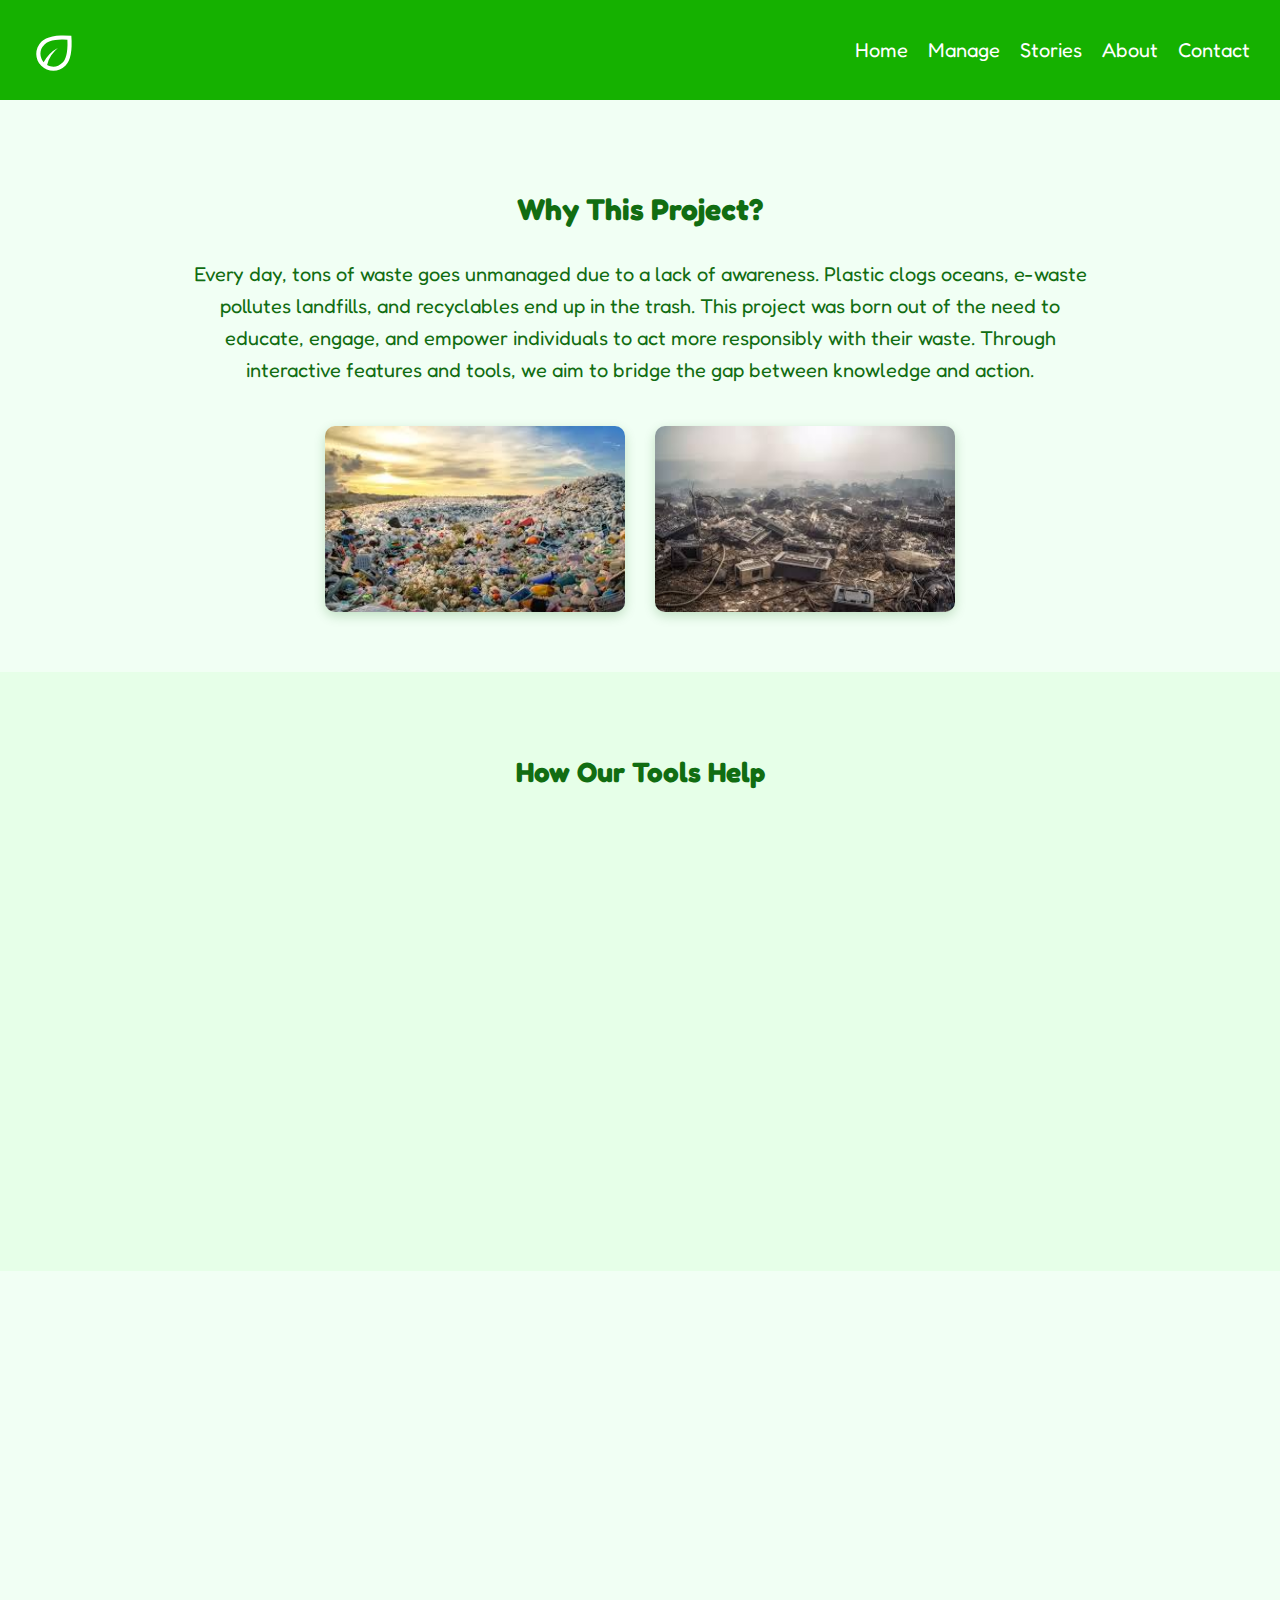
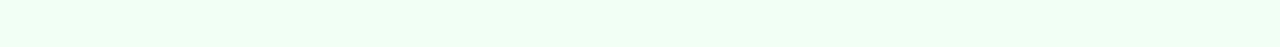
<file: about.html>
<!DOCTYPE html>
<html lang="en">
  <head>
    <meta charset="UTF-8" />
    <meta name="viewport" content="width=device-width, initial-scale=1.0" >
    <title>About This Project</title>
    <link rel="icon" href="eco.svg" type="image/x-icon">
    <link rel="stylesheet" href="about.css" >
    <link
      href="https://fonts.googleapis.com/css2?family=Caveat:wght@400..700&family=Fredoka:wght@300..700&family=Winky+Sans:ital,wght@0,300..900;1,300..900&display=swap"
      rel="stylesheet"
    >
  </head>
  <body>
    <header>
      <img
        class="logoimg"
        src="eco.svg"
        onclick="window.scrollTo({ top: 0, behavior: 'smooth' })"
      />
      <ul>
        <li onclick="window.location.href='index.html'">Home</li>
        <li onclick="window.location.href='manage.html'">Manage</li>
        <li onclick="window.location.href='blogs.html'">Stories</li>
        <li onclick="window.scrollTo({ top: 0, behavior: 'smooth' })">About</li>
        <li onclick="window.location.href='contact.html'">Contact</li>
      </ul>
    </header>
    <section class="why-project" data-aos="fade-up">
      <div class="text-block">
        <h2>Why This Project?</h2>
        <p>
          Every day, tons of waste goes unmanaged due to a lack of awareness.
          Plastic clogs oceans, e-waste pollutes landfills, and recyclables end
          up in the trash. This project was born out of the need to educate,
          engage, and empower individuals to act more responsibly with
          their waste. Through interactive features and tools, we aim to bridge
          the gap between knowledge and action.
        </p>
      </div>
      <div class="image-row">
        <img src="unmw1p.jpeg" alt="Pollution Image 1" data-aos="fade-right" />
        <img src="unmw2.jpeg" alt="Pollution Image 2" data-aos="fade-left" />
      </div>
    </section>

    <section class="feature-section">
      <h2 data-aos="fade-up">How Our Tools Help</h2>
      <div class="feature-grid">
        <div class="feature" data-aos="fade-up">
          <img src="wr.jpg" alt="Report Waste" />
          <p>
            <strong>Report Unmanaged Waste:</strong> Spot and report uncollected
            garbage to raise awareness.
          </p>
        </div>

        <div class="feature" data-aos="fade-up">
          <img src="rcg.jpg" alt="Recycling Goals" />
          <p>
            <strong>Recycling Goal Manager:</strong> Plan your waste
            actions—Recycle, Reuse, or Dispose.
          </p>
        </div>

        <div class="feature" data-aos="fade-up">
          <img src="cppw.jpeg" alt="Nearby Points" />
          <p>
            <strong>Nearby Collection Points:</strong> Quickly find the nearest
            waste collection sites.
          </p>
        </div>

        <div class="feature" data-aos="fade-up">
          <img src="diy.jpg" alt="DIY Ideas" />
          <p>
            <strong>DIY Reuse & Recycle:</strong> Learn creative reuse and
            recycling hacks by category.
          </p>
        </div>


        <div class="feature" data-aos="fade-up">
          <img src="wtrc.jpg" alt="Waste Tracker" />
          <p>
            <strong>Waste Tracker:</strong> Monitor your
            impact over time.
          </p>
        </div>

        <div class="feature" data-aos="fade-up">
          <img src="qz.png" alt="Waste Quiz" />
          <p>
            <strong>Waste Sorting Quiz:</strong> Educate yourself while having
            fun through quick quizzes.
          </p>
        </div>
      </div>
    </section>


    <section class="vision-section" data-aos="zoom-in">
      <div class="vision-text">
        <h2>Vision Ahead</h2>
        <p>
          Our vision is to create a generation that is conscious of their waste
          footprint. With better tools, widespread awareness, and local
          participation, we aim to make sustainable waste practices the norm—
          not the exception.
        </p>
      </div>
      <div class="vision-image">
        <img src="vis.jpg" alt="Vision Image" />
      </div>
    </section>
    <script src="https://unpkg.com/aos@next/dist/aos.js"></script>
    <script>
      AOS.init({ duration: 600, once: false });
    </script>
  </body>
</html>
</file>
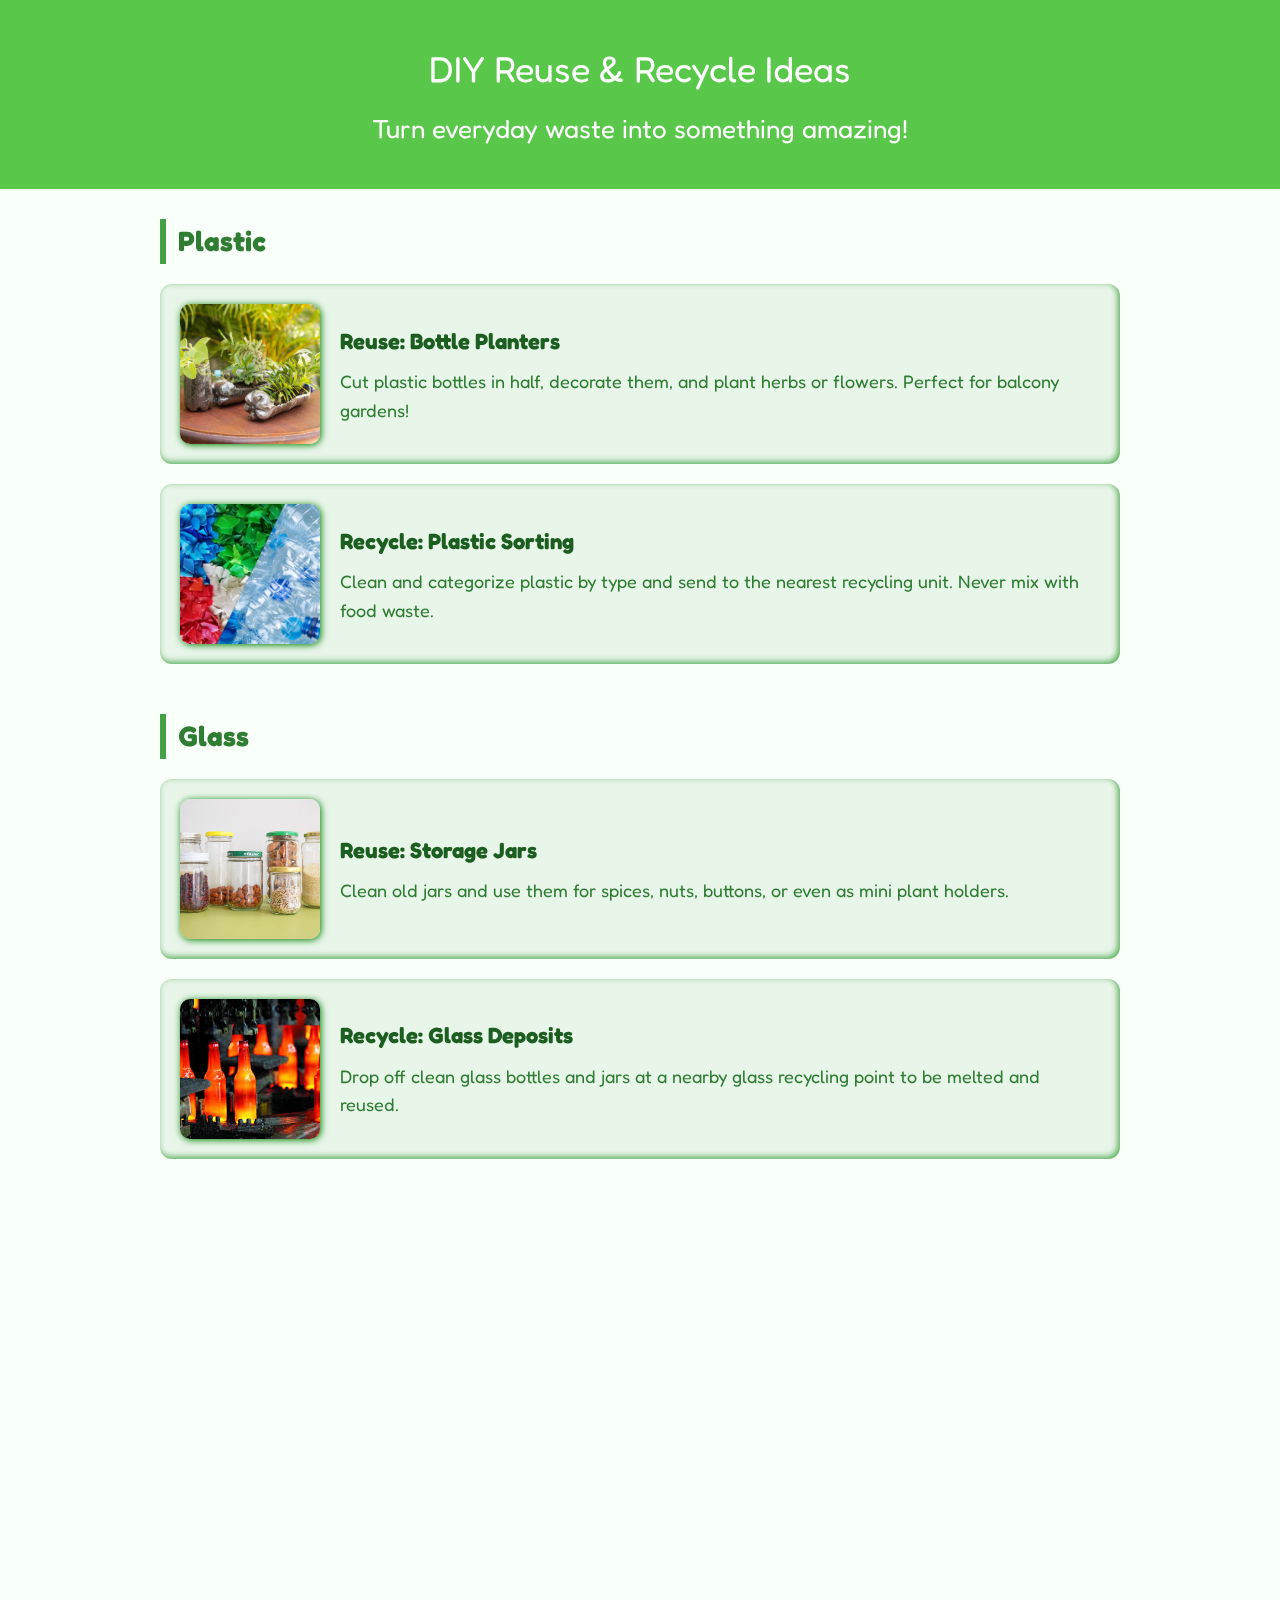
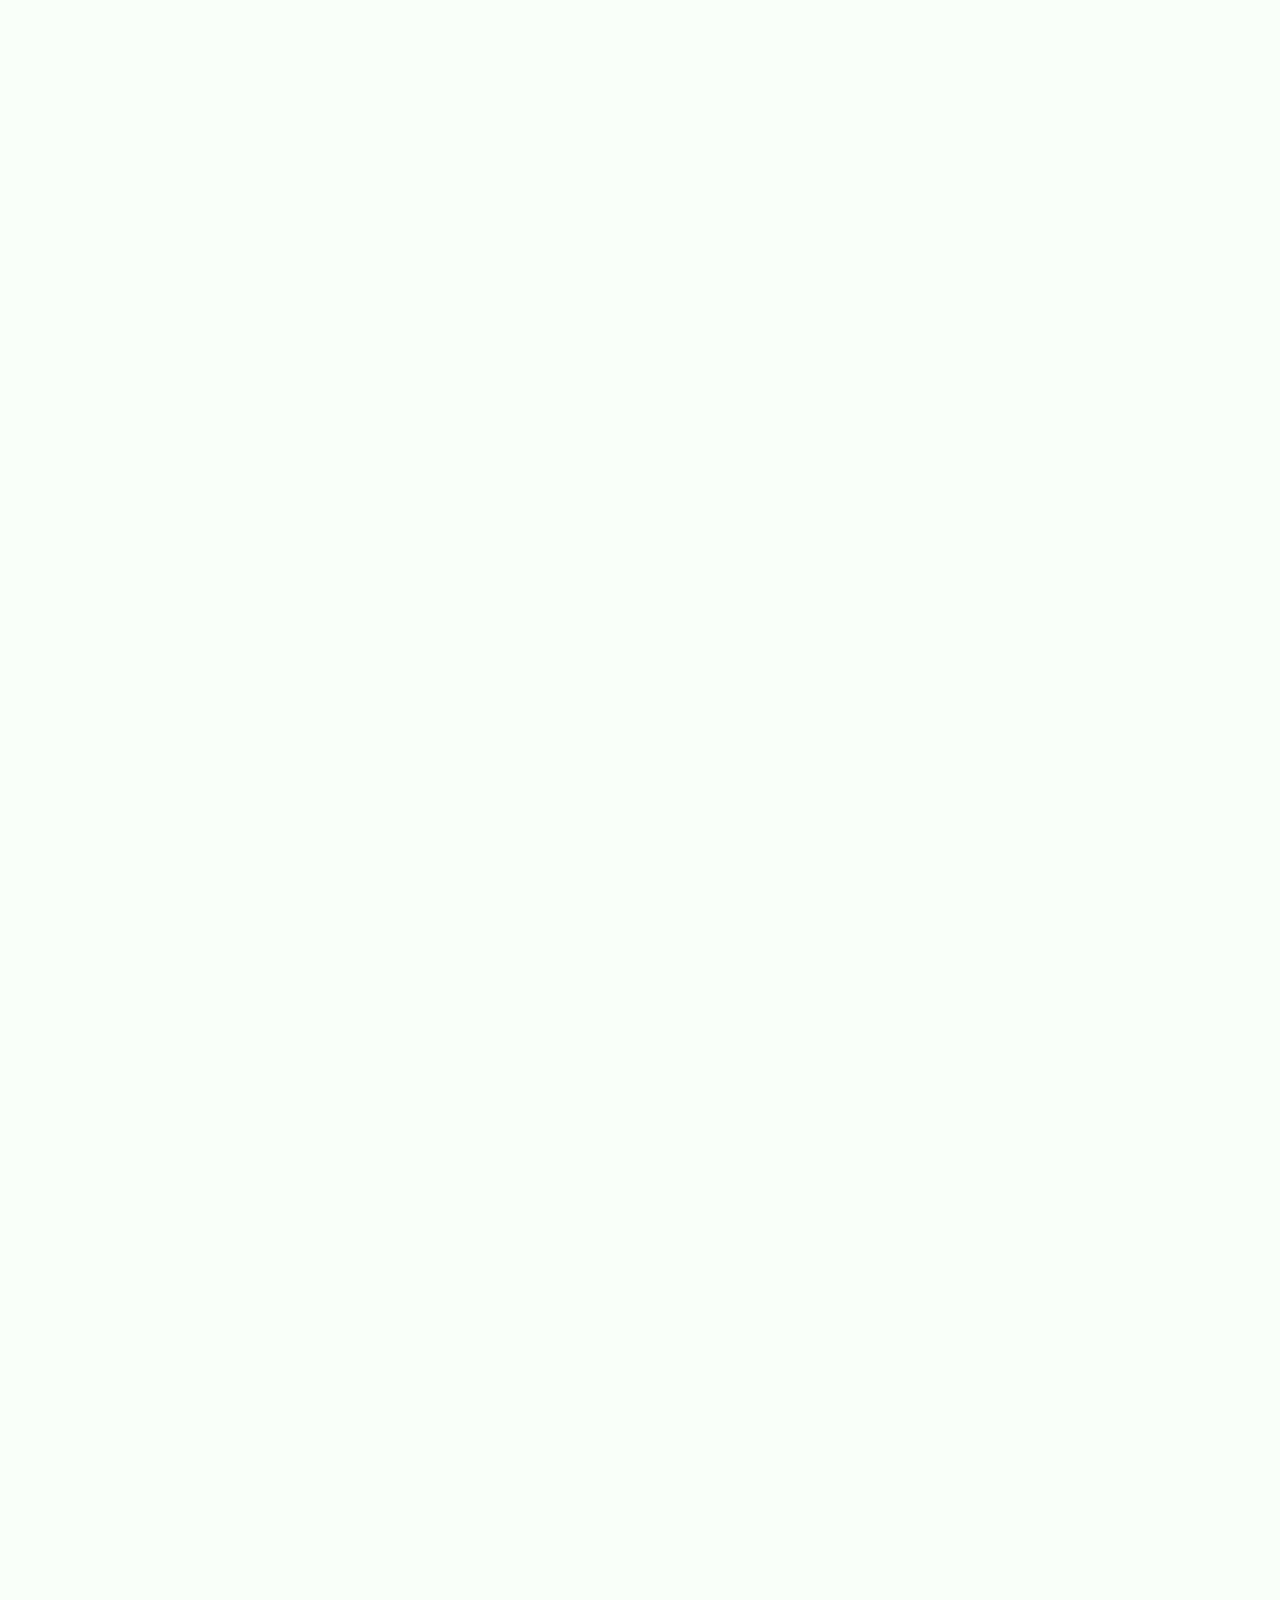
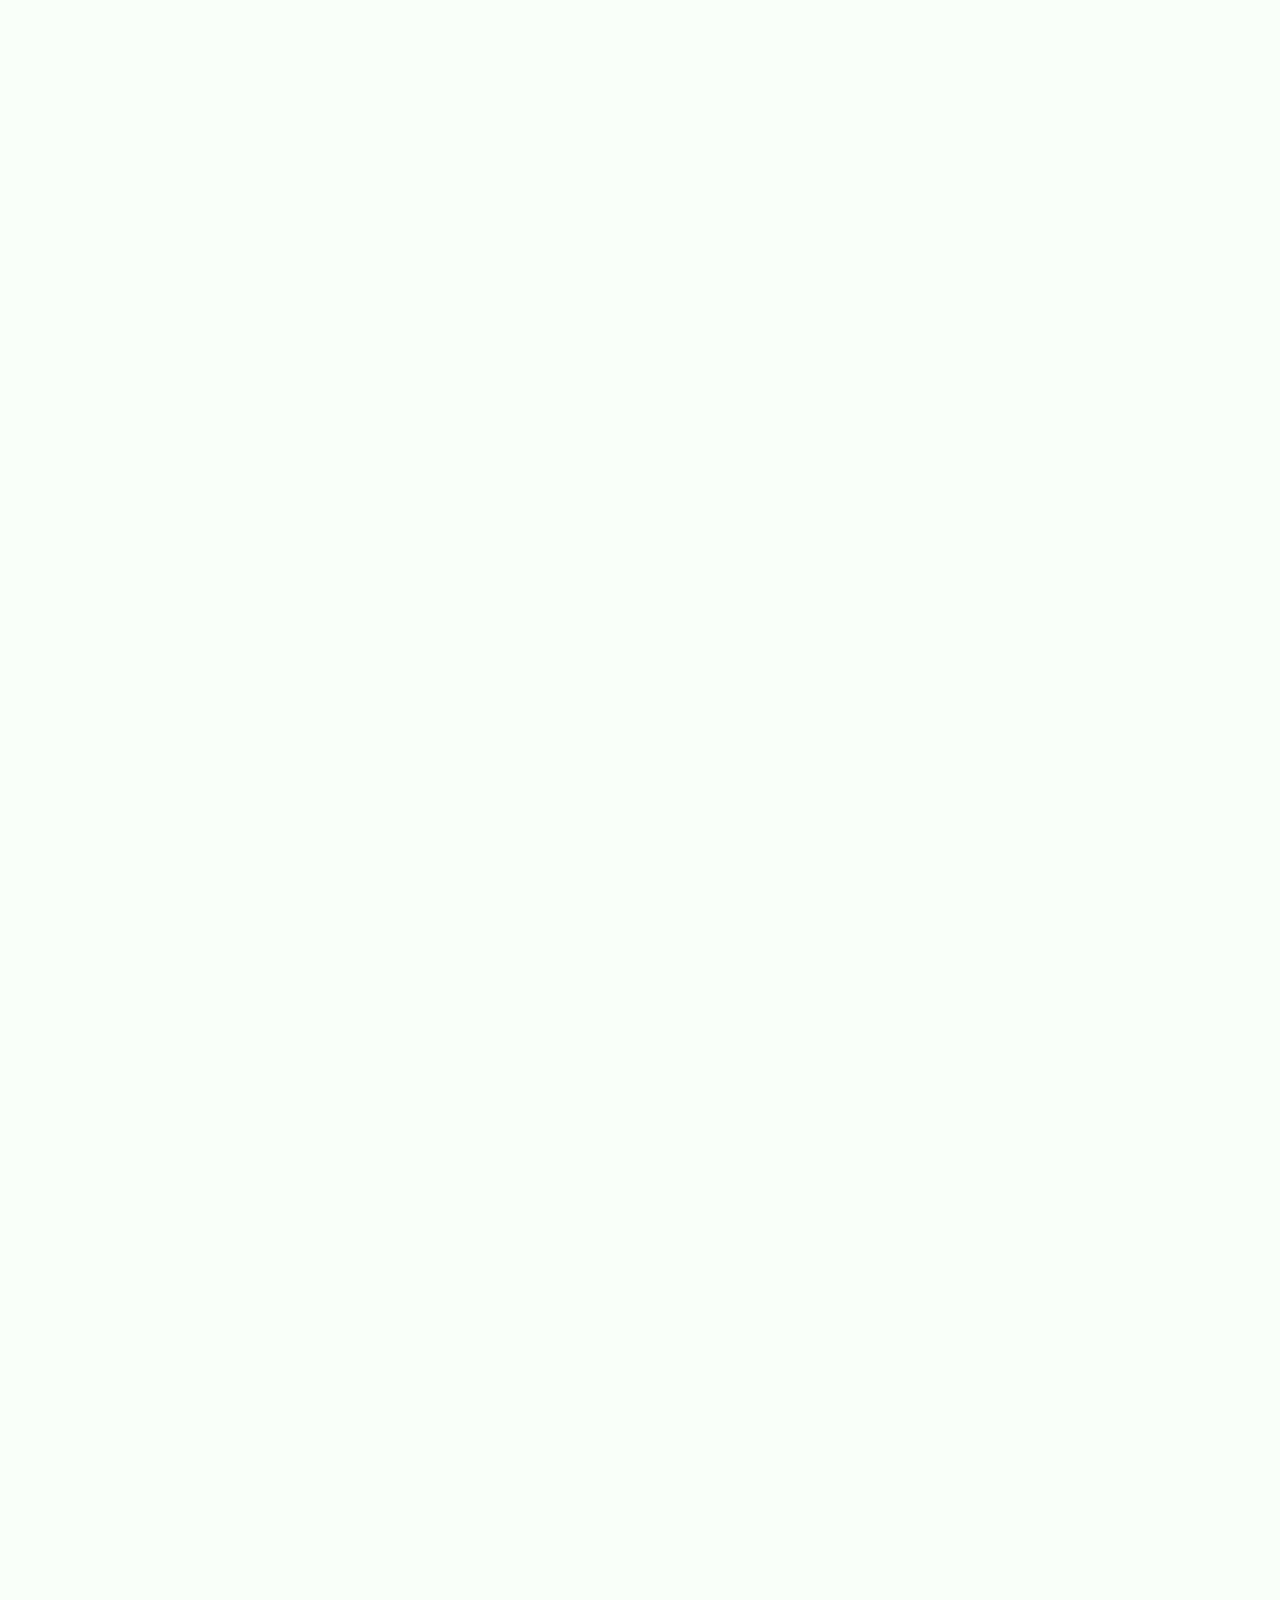
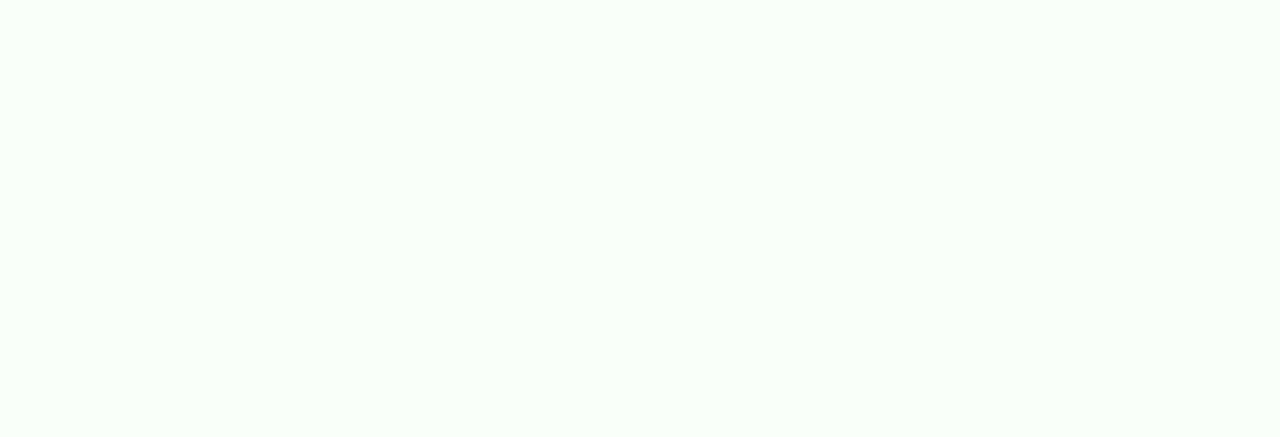
<file: drri.html>
<!DOCTYPE html>
<html lang="en">
  <head>
    <meta charset="UTF-8" />
    <meta name="viewport" content="width=device-width, initial-scale=1.0" >
    <title>DIY Reuse & Recycle Ideas</title>
    <link
      href="https://fonts.googleapis.com/css2?family=Caveat:wght@400..700&family=Fredoka:wght@300..700&family=Winky+Sans:ital,wght@0,300..900;1,300..900&display=swap"
      rel="stylesheet"
    >
    <link rel="stylesheet" href="https://unpkg.com/aos@next/dist/aos.css" >
    <link rel="stylesheet" href="drri.css" >
  </head>
  <body>
    <header data-aos="fade-down">
      <h1>DIY Reuse & Recycle Ideas</h1>
      <p class="subheading">Turn everyday waste into something amazing!</p>
    </header>

    <main class="idea-container">
      <section class="category" data-aos="fade-up">
        <h2>Plastic</h2>
        <div class="idea-card">
          <img src="bpl.jpg" alt="Plastic Bottle Planter" />
          <div>
            <h3>Reuse: Bottle Planters</h3>
            <p>
              Cut plastic bottles in half, decorate them, and plant herbs or
              flowers. Perfect for balcony gardens!
            </p>
          </div>
        </div>
        <div class="idea-card">
          <img src="pls.webp" alt="Plastic Recycling" />
          <div>
            <h3>Recycle: Plastic Sorting</h3>
            <p>
              Clean and categorize plastic by type and send to the nearest
              recycling unit. Never mix with food waste.
            </p>
          </div>
        </div>
      </section>

      <section class="category" data-aos="fade-up">
        <h2>Glass</h2>
        <div class="idea-card">
          <img src="gls.jpg" alt="Glass Jar Storage" />
          <div>
            <h3>Reuse: Storage Jars</h3>
            <p>
              Clean old jars and use them for spices, nuts, buttons, or even as
              mini plant holders.
            </p>
          </div>
        </div>
        <div class="idea-card">
          <img src="glr.jpeg" alt="Glass Recycle Factory" />
          <div>
            <h3>Recycle: Glass Deposits</h3>
            <p>
              Drop off clean glass bottles and jars at a nearby glass recycling
              point to be melted and reused.
            </p>
          </div>
        </div>
      </section>

      <section class="category" data-aos="fade-up">
        <h2>Tin</h2>
        <div class="idea-card">
          <img src="tns.jpeg" alt="Tin Pen Holder" />
          <div>
            <h3>Reuse: Pen Holders</h3>
            <p>
              Paint and decorate old tin cans to create colorful pen holders or
              plant pots for your desk!
            </p>
          </div>
        </div>
        <div class="idea-card">
          <img src="tnr.jpg" alt="Tin Recycling" />
          <div>
            <h3>Recycle: Scrap Metal</h3>
            <p>
              Drop off tin containers at metal scrap centers — they’re melted
              and reused for manufacturing.
            </p>
          </div>
        </div>
      </section>

      <section class="category" data-aos="fade-up">
        <h2>Fabric</h2>
        <div class="idea-card">
          <img src="fbr.webp" alt="T-Shirt Tote Bag" />
          <div>
            <h3>Reuse: Tote Bags</h3>
            <p>
              Turn old T-shirts into stylish, no-sew shopping bags. Great way to
              ditch plastic bags!
            </p>
          </div>
        </div>
        <div class="idea-card">
          <img src="fbs.webp" alt="Fabric Recycling Center" />
          <div>
            <h3>Recycle: Textile Collection</h3>
            <p>
              Find textile bins or clothing drives that accept old clothes for
              recycling into industrial rags or insulation.
            </p>
          </div>
        </div>
      </section>

      <section class="category" data-aos="fade-up">
        <h2>Paper</h2>
        <div class="idea-card">
          <img src="ppr.png" alt="Paper Gift Wrap" />
          <div>
            <h3>Reuse: Gift Wraps</h3>
            <p>
              Use newspapers, magazines, or brown paper bags as creative and
              eco-friendly gift wraps.
            </p>
          </div>
        </div>
        <div class="idea-card">
          <img src="pps.jpg" alt="Paper Recycling Plant" />
          <div>
            <h3>Recycle: Dry Paper Only</h3>
            <p>
              Collect clean, dry paper (not greasy or wet) and deposit at paper
              recycling centers or bins.
            </p>
          </div>
        </div>
      </section>
      <section class="category" data-aos="fade-up">
        <h2>Electronics</h2>
        <div class="idea-card">
          <img src="ews.jpg" alt="Reuse Old Electronics" />
          <div>
            <h3>Reuse: Refurbish or Donate</h3>
            <p>
              Repair old phones, laptops, or gadgets or donate them to NGOs or
              schools for reuse.
            </p>
          </div>
        </div>
        <div class="idea-card">
          <img src="ewr.avif" alt="Recycle Electronics" />
          <div>
            <h3>Recycle: E-Waste Drop-off</h3>
            <p>
              Drop unused electronics at certified e-waste collection points for
              safe recycling.
            </p>
          </div>
        </div>
      </section>
      <section class="category" data-aos="fade-up">
        <h2>Wood</h2>
        <div class="idea-card">
          <img src="wos.jpeg" alt="Reuse Wood Pallets" />
          <div>
            <h3>Reuse: DIY Furniture</h3>
            <p>
              Use old wood planks or pallets to make shelves, planters, or
              rustic furniture.
            </p>
          </div>
        </div>
        <div class="idea-card">
          <img src="wor.jpg" alt="Recycle Wood" />
          <div>
            <h3>Recycle: Wood Chipping</h3>
            <p>
              Send unusable wood to local recycling plants to be chipped and
              repurposed as mulch or filler.
            </p>
          </div>
        </div>
      </section>
      <section class="category" data-aos="fade-up">
        <h2>Cardboard</h2>
        <div class="idea-card">
          <img src="cds.webp" alt="Reuse Cardboard" />
          <div>
            <h3>Reuse: Storage or Crafts</h3>
            <p>
              Convert cardboard boxes into drawer organizers, storage bins, or
              kids’ craft materials.
            </p>
          </div>
        </div>
        <div class="idea-card">
          <img src="cdr.jpg" alt="Recycle Cardboard" />
          <div>
            <h3>Recycle: Clean and Flatten</h3>
            <p>
              Flatten and clean cardboard before placing it in your dry waste
              bin or recycling center.
            </p>
          </div>
        </div>
      </section>
      <section class="category" data-aos="fade-up">
        <h2>Leather</h2>
        <div class="idea-card">
          <img src="les.jpg" alt="Reuse Leather" />
          <div>
            <h3>Reuse: DIY Keychains & Pouches</h3>
            <p>
              Use scraps from old leather belts or bags to make keychains,
              bracelets, or patches.
            </p>
          </div>
        </div>
        <div class="idea-card">
          <img src="ler.jpg" alt="Recycle Leather" />
          <div>
            <h3>Recycle: Leather Recycling Units</h3>
            <p>
              Send used leather to specialized units that convert it into bonded
              leather or insulation.
            </p>
          </div>
        </div>
      </section>
      <section class="category" data-aos="fade-up">
        <h2>Ceramics</h2>
        <div class="idea-card">
          <img src="crs.jpg" alt="Reuse Ceramics" />
          <div>
            <h3>Reuse: Garden Decor or Mosaics</h3>
            <p>
              Use broken ceramic pieces in garden paths, mosaic art, or
              decorative pot bases.
            </p>
          </div>
        </div>
        <div class="idea-card">
          <img src="crr.jpg" alt="Recycle Ceramics" />
          <div>
            <h3>Recycle: Specialized Centers</h3>
            <p>
              Drop ceramics at local construction or material recovery centers
              for grinding and reuse.
            </p>
          </div>
        </div>
      </section>
    </main>

    <script src="https://unpkg.com/aos@next/dist/aos.js"></script>
    <script>
      AOS.init({ duration: 600, once: false });
    </script>
  </body>
</html>
</file>
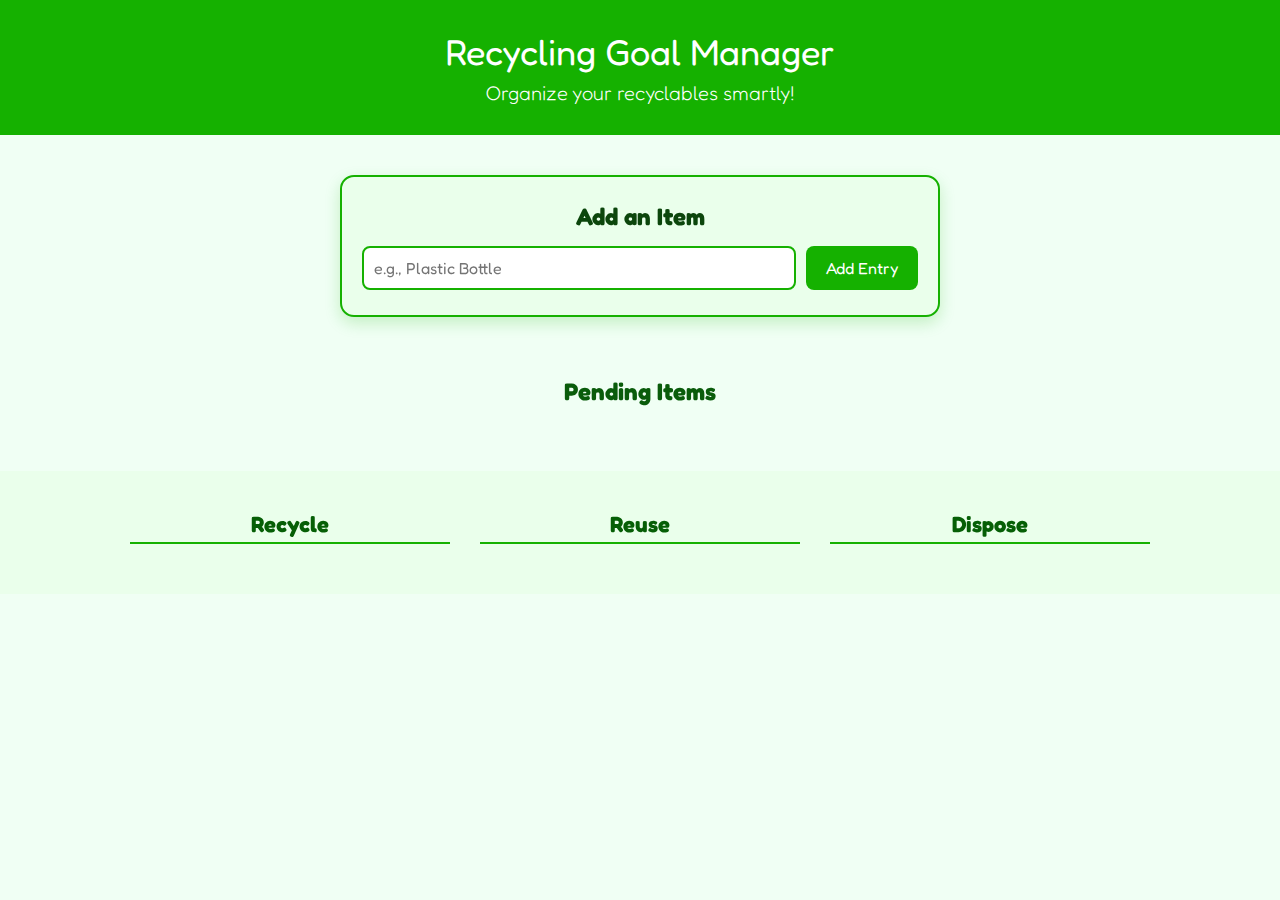
<file: rgm.html>
<!DOCTYPE html>
<html lang="en">
<head>
  <meta charset="UTF-8" />
  <meta name="viewport" content="width=device-width, initial-scale=1.0">
  <title>Recycling Goal Manager</title>

  <link rel="stylesheet" href="rgm.css" >
  <link
      href="https://fonts.googleapis.com/css2?family=Caveat:wght@400..700&family=Fredoka:wght@300..700&family=Winky+Sans:ital,wght@0,300..900;1,300..900&display=swap"
      rel="stylesheet"
    >
  <link rel="stylesheet" href="https://unpkg.com/aos@next/dist/aos.css" >
</head>
<body>

  <header data-aos="fade-down">
    <h1>Recycling Goal Manager</h1>
    <p class="subheading">Organize your recyclables smartly!</p>
  </header>

  <section class="entry-form-section" data-aos="zoom-in">
    <h2>Add an Item</h2>
    <form id="itemForm">
      <input type="text" id="itemInput" placeholder="e.g., Plastic Bottle" required />
      <button type="submit">Add Entry</button>
    </form>
  </section>

  <section class="pending-section" data-aos="fade-up">
    <h2>Pending Items</h2>
    <div id="pendingList" class="entry-list"></div>
  </section>

  <section class="categorized-section" data-aos="fade-up">
    <div class="category" data-aos="fade-right">
      <h2>Recycle</h2>
      <ul id="recycleList"></ul>
    </div>
    <div class="category" data-aos="fade-up">
      <h2>Reuse</h2>
      <ul id="reuseList"></ul>
    </div>
    <div class="category" data-aos="fade-left">
      <h2>Dispose</h2>
      <ul id="disposeList"></ul>
    </div>
  </section>

  <div id="aiSuggestionBox" class="ai-box hidden">
    <p id="aiMessage">Thinking...</p>
    <div class="ai-buttons">
      <button id="confirmBtn">Confirm Action</button>
      <button id="cancelBtn">Change Action</button>
    </div>
  </div>

  <script src="https://unpkg.com/aos@next/dist/aos.js"></script>
  <script>
    AOS.init({ duration: 600, once: false });
  </script>

  <script src="rgm.js"></script>
</body>
</html>
</file>
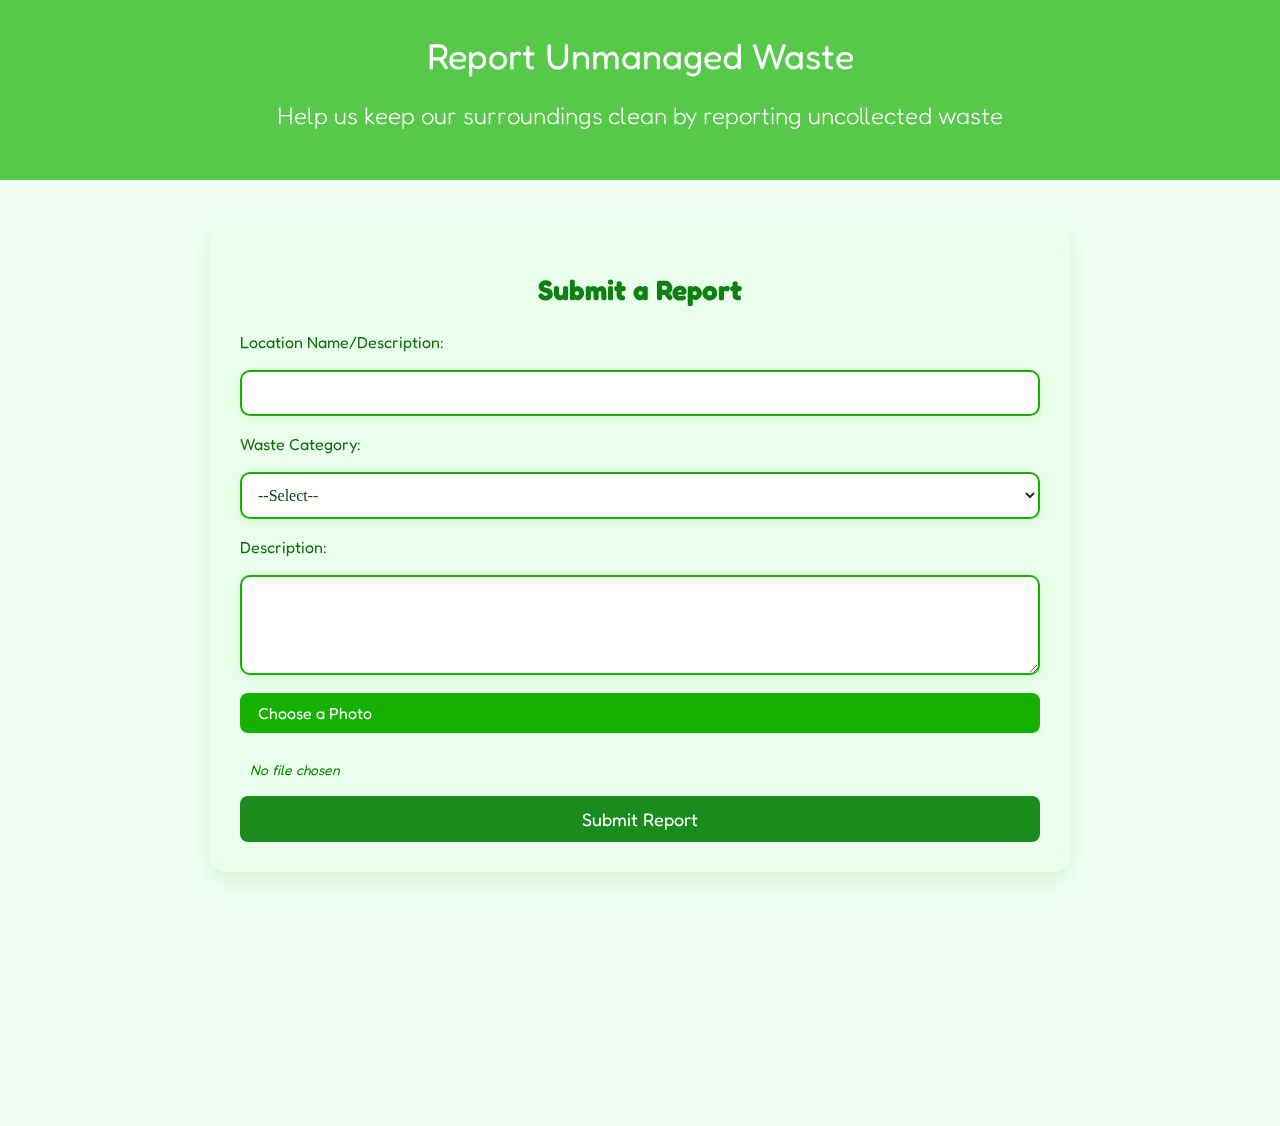
<file: ruw.html>
<!DOCTYPE html>
<html lang="en">
  <head>
    <meta charset="UTF-8" />
    <meta name="viewport" content="width=device-width, initial-scale=1.0" >
    <title>Report Unmanaged Waste</title>
    <link rel="stylesheet" href="ruw.css" >
    <link href="https://unpkg.com/aos@next/dist/aos.css" rel="stylesheet" >
    <link
      href="https://fonts.googleapis.com/css2?family=Caveat:wght@400..700&family=Fredoka:wght@300..700&family=Winky+Sans:ital,wght@0,300..900;1,300..900&display=swap"
      rel="stylesheet"
    >
  </head>
  <body>
    <header>
      <h1 data-aos="fade-down">Report Unmanaged Waste</h1>
      <p class="subheading" data-aos="fade-up">
        Help us keep our surroundings clean by reporting uncollected waste
      </p>
    </header>

    <section class="form-section" data-aos="zoom-in">
      <h2 data-aos="fade-right">Submit a Report</h2>
      <form id="wasteReportForm" data-aos="fade-up">
        <label for="location">Location Name/Description:</label>
        <input type="text" id="location" required />

        <label for="category">Waste Category:</label>
        <select id="category" required>
          <option value="">--Select--</option>
          <option value="Plastic">Plastic</option>
          <option value="Mixed">Mixed Waste</option>
          <option value="Organic">Organic</option>
          <option value="Inorganic">Inorganic</option>
          <option value="Electronic">Electronic</option>
          <option value="Solid">Solid Waste</option>
          <option value="Liquid">Liquid Waste</option>
          <option value="Other">Other</option>
        </select>

        <label for="description">Description:</label>
        <textarea id="description" rows="4" required></textarea>

        <label for="photo" class="custom-file-label">Choose a Photo</label>
        <input type="file" id="photo" accept="image/*" style="display: none" />
        <span id="file-chosen">No file chosen</span>

        <button type="submit" id="submitReport">Submit Report</button>
      </form>
    </section>

    <section class="gallery-section" data-aos="fade-up">
      <h2 data-aos="fade-left">Reported Waste Gallery</h2>
      <div id="reportGallery" class="gallery-grid" data-aos="zoom-in-up"></div>
    </section>

    <script src="https://unpkg.com/aos@next/dist/aos.js"></script>
    <script>
      AOS.init({ duration: 600, once: false });
    </script>
    <script src="ruw.js"></script>
  </body>
</html>
</file>
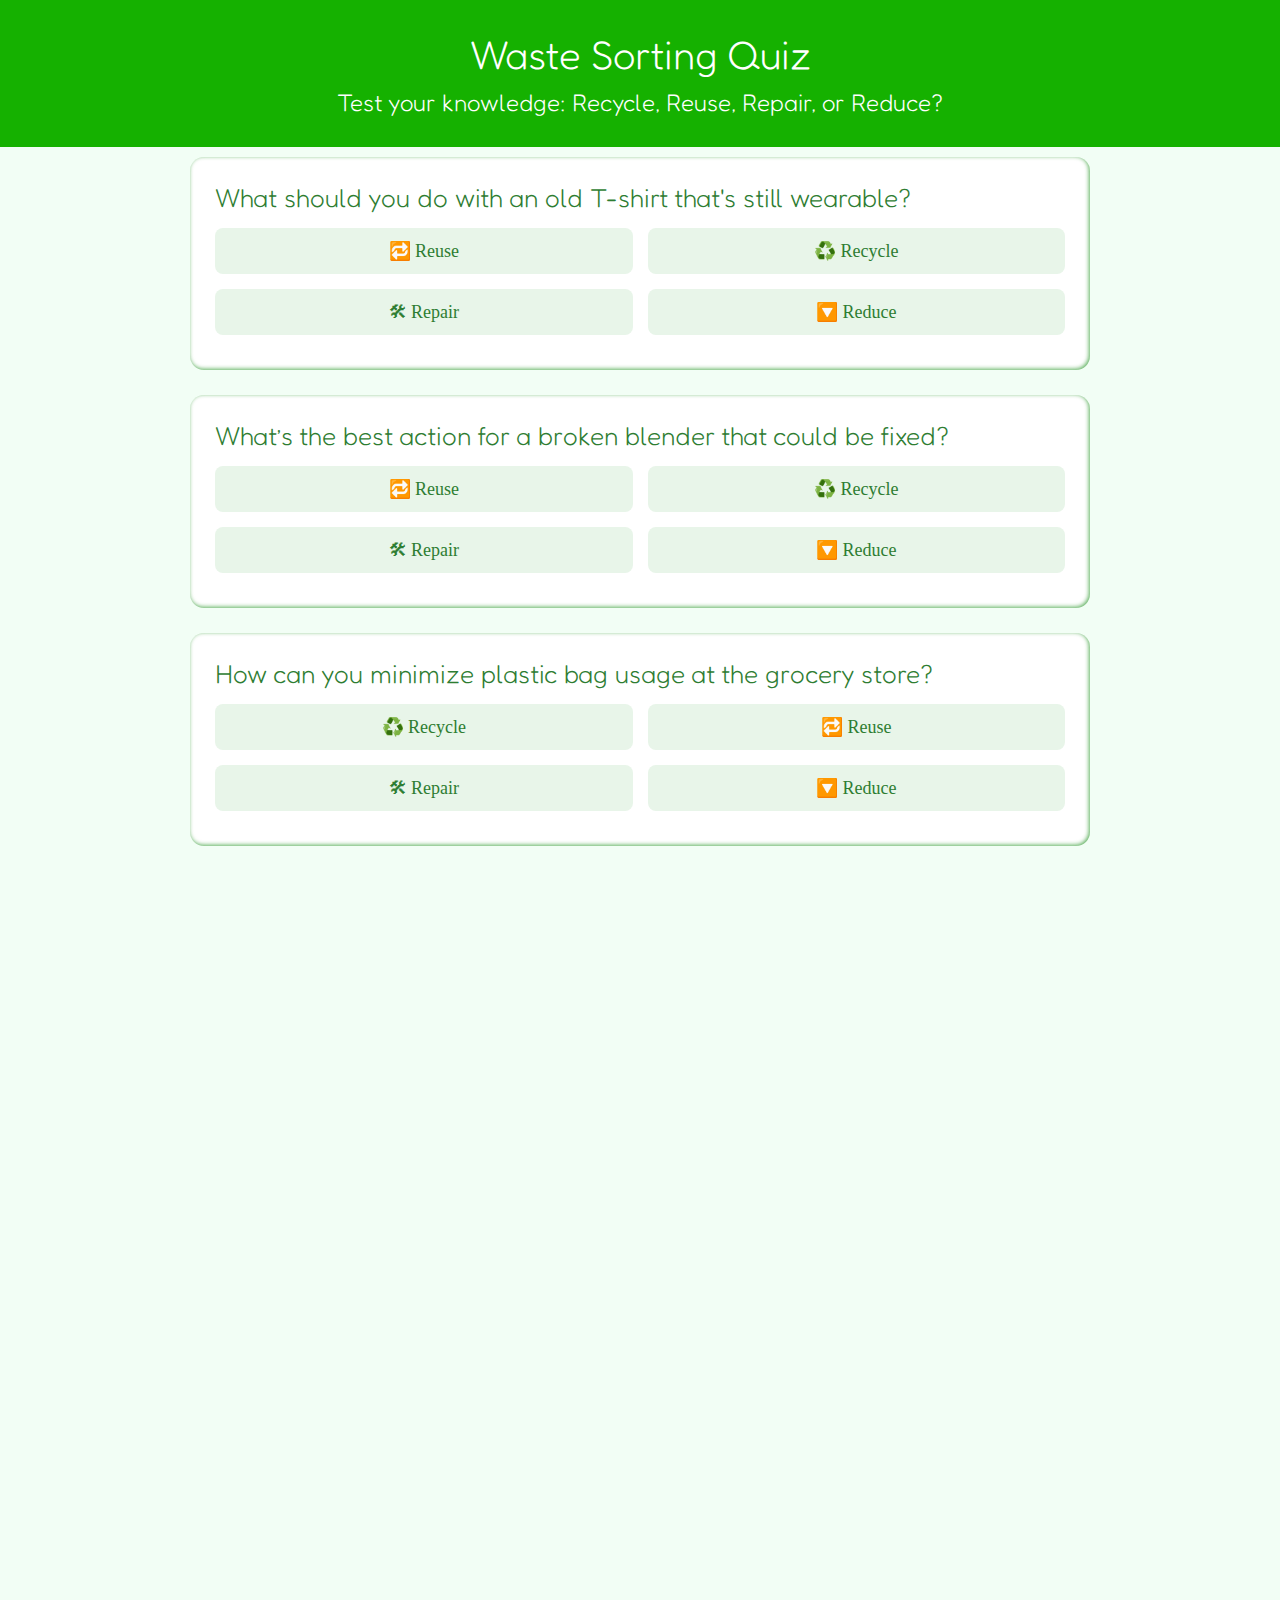
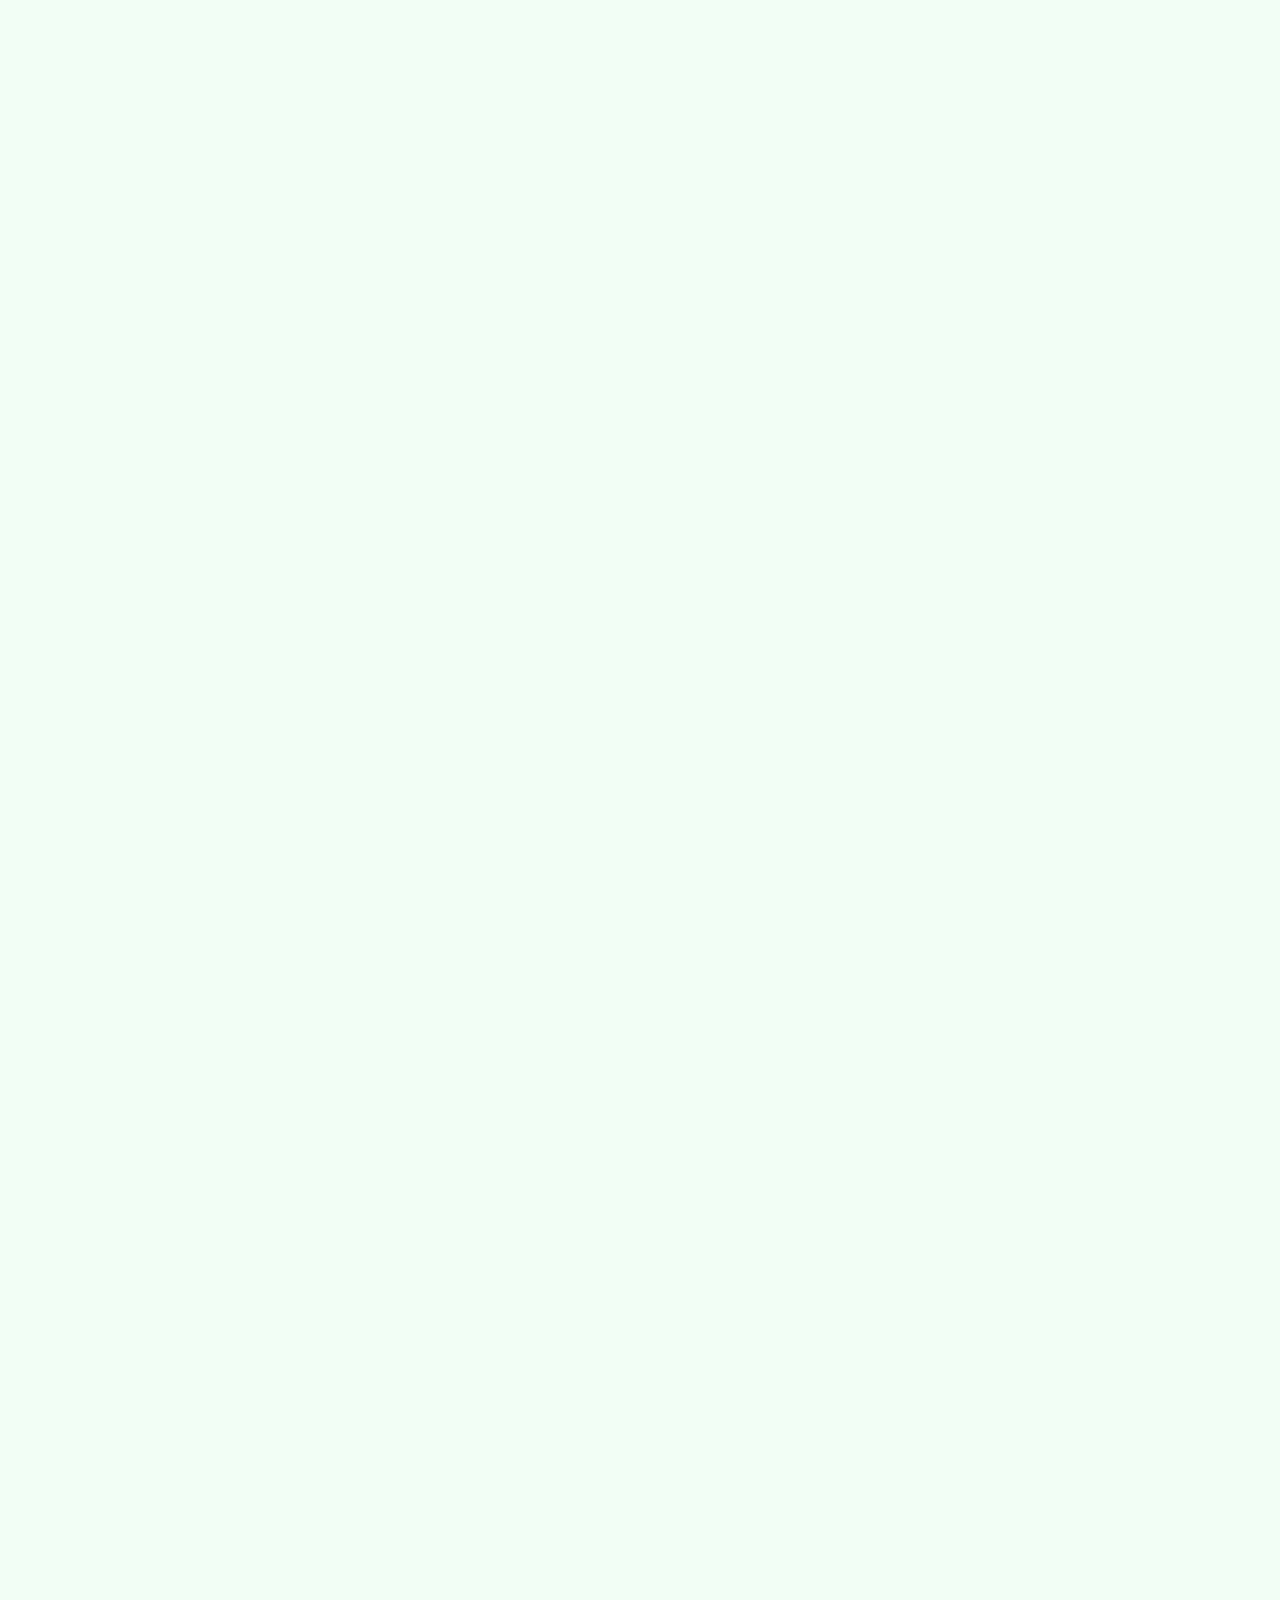
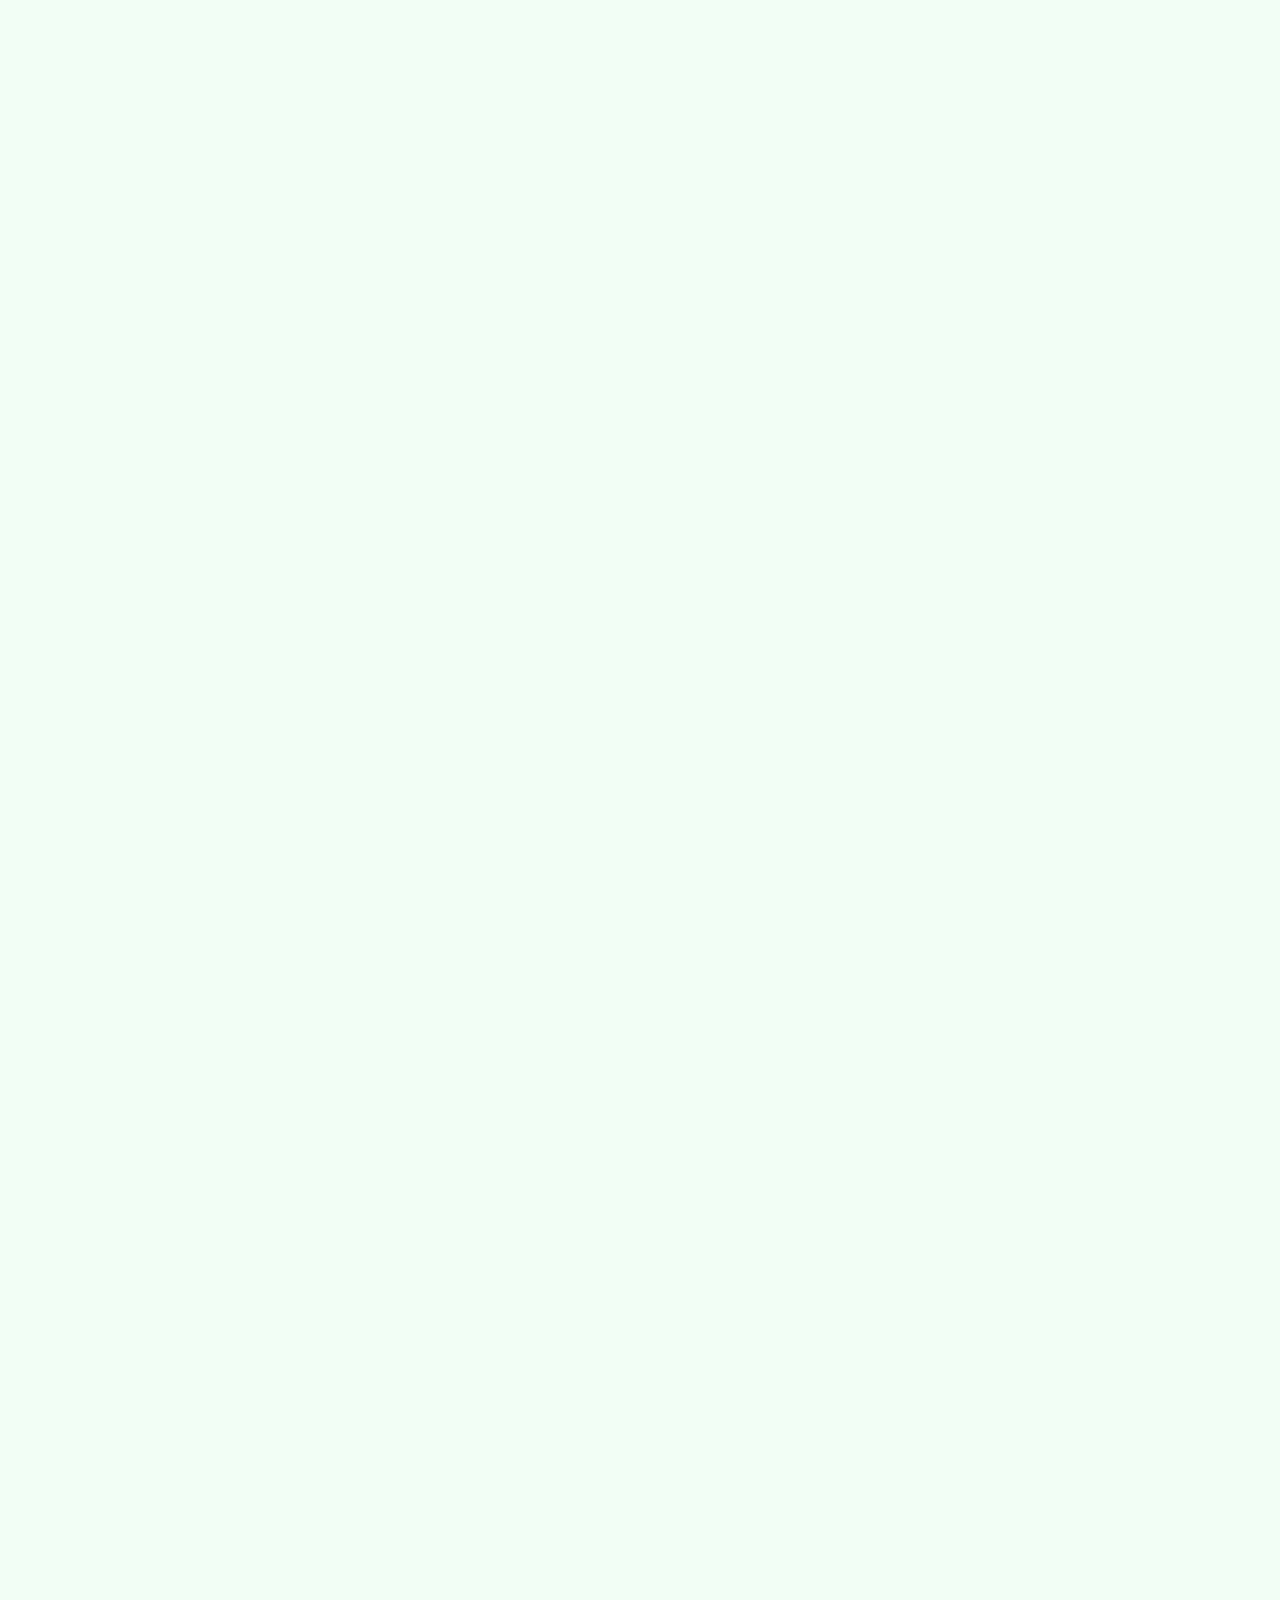
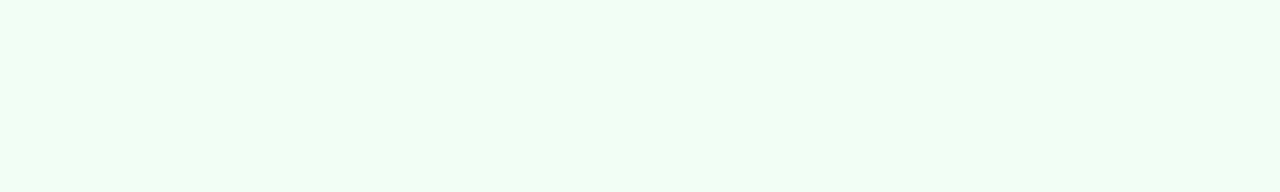
<file: wsq.html>
<!DOCTYPE html>
<html lang="en">
<head>
  <meta charset="UTF-8" />
  <meta name="viewport" content="width=device-width, initial-scale=1.0">
  <title>Waste Sorting Quiz</title>
  <link
      href="https://fonts.googleapis.com/css2?family=Caveat:wght@400..700&family=Fredoka:wght@300..700&family=Winky+Sans:ital,wght@0,300..900;1,300..900&display=swap"
      rel="stylesheet"
    >
  <link rel="stylesheet" href="https://unpkg.com/aos@next/dist/aos.css" >
  <link rel="stylesheet" href="wsq.css" >
</head>
<body>

  <header data-aos="fade-down">
    <h1>Waste Sorting Quiz</h1>
    <p class="subheading">Test your knowledge: Recycle, Reuse, Repair, or Reduce?</p>
  </header>

  <main class="quiz-container">
    <section class="quiz-card" data-aos="fade-up" data-correct="Reuse">
      <h2>What should you do with an old T-shirt that's still wearable?</h2>
      <div class="option-group">
        <button class="option-btn" data-answer="Reuse">🔁 Reuse</button>
        <button class="option-btn" data-answer="Recycle">♻️ Recycle</button>
        <button class="option-btn" data-answer="Repair">🛠 Repair</button>
        <button class="option-btn" data-answer="Reduce">🔽 Reduce</button>
      </div>
      <p class="feedback"></p>
    </section>
    <section class="quiz-card" data-aos="fade-up" data-correct="Repair">
      <h2>What’s the best action for a broken blender that could be fixed?</h2>
      <div class="option-group">
        <button class="option-btn" data-answer="Reuse">🔁 Reuse</button>
        <button class="option-btn" data-answer="Recycle">♻️ Recycle</button>
        <button class="option-btn" data-answer="Repair">🛠 Repair</button>
        <button class="option-btn" data-answer="Reduce">🔽 Reduce</button>
      </div>
      <p class="feedback"></p>
    </section>
<section class="quiz-card" data-aos="fade-up" data-correct="Reduce">
  <h2>How can you minimize plastic bag usage at the grocery store?</h2>
  <div class="option-group">
    <button class="option-btn" data-answer="Recycle">♻️ Recycle</button>
    <button class="option-btn" data-answer="Reuse">🔁 Reuse</button>
    <button class="option-btn" data-answer="Repair">🛠 Repair</button>
    <button class="option-btn" data-answer="Reduce">🔽 Reduce</button>
  </div>
  <p class="feedback"></p>
</section>
<section class="quiz-card" data-aos="fade-up" data-correct="Recycle">
  <h2>What should you do with an empty aluminum soda can?</h2>
  <div class="option-group">
    <button class="option-btn" data-answer="Reduce">🔽 Reduce</button>
    <button class="option-btn" data-answer="Repair">🛠 Repair</button>
    <button class="option-btn" data-answer="Recycle">♻️ Recycle</button>
    <button class="option-btn" data-answer="Reuse">🔁 Reuse</button>
  </div>
  <p class="feedback"></p>
</section>
<section class="quiz-card" data-aos="fade-up" data-correct="Reuse">
  <h2>What’s the best use for glass jars after finishing the contents?</h2>
  <div class="option-group">
    <button class="option-btn" data-answer="Recycle">♻️ Recycle</button>
    <button class="option-btn" data-answer="Reuse">🔁 Reuse</button>
    <button class="option-btn" data-answer="Repair">🛠 Repair</button>
    <button class="option-btn" data-answer="Reduce">🔽 Reduce</button>
  </div>
  <p class="feedback"></p>
</section>
<section class="quiz-card" data-aos="fade-up" data-correct="Repair">
  <h2>What should you do with a chair with a broken leg?</h2>
  <div class="option-group">
    <button class="option-btn" data-answer="Recycle">♻️ Recycle</button>
    <button class="option-btn" data-answer="Repair">🛠 Repair</button>
    <button class="option-btn" data-answer="Reuse">🔁 Reuse</button>
    <button class="option-btn" data-answer="Reduce">🔽 Reduce</button>
  </div>
  <p class="feedback"></p>
</section>
<section class="quiz-card" data-aos="fade-up" data-correct="Recycle">
  <h2>What should you do with an empty cardboard box?</h2>
  <div class="option-group">
    <button class="option-btn" data-answer="Reduce">🔽 Reduce</button>
    <button class="option-btn" data-answer="Recycle">♻️ Recycle</button>
    <button class="option-btn" data-answer="Reuse">🔁 Reuse</button>
    <button class="option-btn" data-answer="Repair">🛠 Repair</button>
  </div>
  <p class="feedback"></p>
</section>
<section class="quiz-card" data-aos="fade-up" data-correct="Reduce">
  <h2>What should you do before printing documents at home?</h2>
  <div class="option-group">
    <button class="option-btn" data-answer="Repair">🛠 Repair</button>
    <button class="option-btn" data-answer="Reuse">🔁 Reuse</button>
    <button class="option-btn" data-answer="Reduce">🔽 Reduce</button>
    <button class="option-btn" data-answer="Recycle">♻️ Recycle</button>
  </div>
  <p class="feedback"></p>
</section>
<section class="quiz-card" data-aos="fade-up" data-correct="Reuse">
  <h2>What should you do with old glass bottles?</h2>
  <div class="option-group">
    <button class="option-btn" data-answer="Reuse">🔁 Reuse</button>
    <button class="option-btn" data-answer="Recycle">♻️ Recycle</button>
    <button class="option-btn" data-answer="Repair">🛠 Repair</button>
    <button class="option-btn" data-answer="Reduce">🔽 Reduce</button>
  </div>
  <p class="feedback"></p>
</section>
<section class="quiz-card" data-aos="fade-up" data-correct="Recycle">
  <h2>What is the best action for old newspapers?</h2>
  <div class="option-group">
    <button class="option-btn" data-answer="Reduce">🔽 Reduce</button>
    <button class="option-btn" data-answer="Repair">🛠 Repair</button>
    <button class="option-btn" data-answer="Recycle">♻️ Recycle</button>
    <button class="option-btn" data-answer="Reuse">🔁 Reuse</button>
  </div>
  <p class="feedback"></p>
</section>
<section class="quiz-card" data-aos="fade-up" data-correct="Repair">
  <h2>What’s the right approach for a torn backpack that can be sewn?</h2>
  <div class="option-group">
    <button class="option-btn" data-answer="Repair">🛠 Repair</button>
    <button class="option-btn" data-answer="Reduce">🔽 Reduce</button>
    <button class="option-btn" data-answer="Recycle">♻️ Recycle</button>
    <button class="option-btn" data-answer="Reuse">🔁 Reuse</button>
  </div>
  <p class="feedback"></p>
</section>
<section class="quiz-card" data-aos="fade-up" data-correct="Reduce">
  <h2>What can you do to reduce food packaging waste?</h2>
  <div class="option-group">
    <button class="option-btn" data-answer="Recycle">♻️ Recycle</button>
    <button class="option-btn" data-answer="Repair">🛠 Repair</button>
    <button class="option-btn" data-answer="Reuse">🔁 Reuse</button>
    <button class="option-btn" data-answer="Reduce">🔽 Reduce</button>
  </div>
  <p class="feedback"></p>
</section>
<section class="quiz-card" data-aos="fade-up" data-correct="Reuse">
  <h2>What should you do with a sturdy glass jam jar?</h2>
  <div class="option-group">
    <button class="option-btn" data-answer="Reuse">🔁 Reuse</button>
    <button class="option-btn" data-answer="Recycle">♻️ Recycle</button>
    <button class="option-btn" data-answer="Reduce">🔽 Reduce</button>
    <button class="option-btn" data-answer="Repair">🛠 Repair</button>
  </div>
  <p class="feedback"></p>
</section>
<section class="quiz-card" data-aos="fade-up" data-correct="Recycle">
  <h2>What should you do with an empty glass soda bottle?</h2>
  <div class="option-group">
    <button class="option-btn" data-answer="Repair">🛠 Repair</button>
    <button class="option-btn" data-answer="Reuse">🔁 Reuse</button>
    <button class="option-btn" data-answer="Recycle">♻️ Recycle</button>
    <button class="option-btn" data-answer="Reduce">🔽 Reduce</button>
  </div>
  <p class="feedback"></p>
</section>
<section class="quiz-card" data-aos="fade-up" data-correct="Repair">
  <h2>What is the best option for a flat bicycle tire?</h2>
  <div class="option-group">
    <button class="option-btn" data-answer="Reduce">🔽 Reduce</button>
    <button class="option-btn" data-answer="Repair">🛠 Repair</button>
    <button class="option-btn" data-answer="Recycle">♻️ Recycle</button>
    <button class="option-btn" data-answer="Reuse">🔁 Reuse</button>
  </div>
  <p class="feedback"></p>
</section>
<section class="quiz-card" data-aos="fade-up" data-correct="Reduce">
  <h2>What’s the best action to cut down on paper towel usage?</h2>
  <div class="option-group">
    <button class="option-btn" data-answer="Repair">🛠 Repair</button>
    <button class="option-btn" data-answer="Reduce">🔽 Reduce</button>
    <button class="option-btn" data-answer="Reuse">🔁 Reuse</button>
    <button class="option-btn" data-answer="Recycle">♻️ Recycle</button>
  </div>
  <p class="feedback"></p>
</section>
<section class="quiz-card" data-aos="fade-up" data-correct="Recycle">
  <h2>What should you do with an empty plastic water bottle?</h2>
  <div class="option-group">
    <button class="option-btn" data-answer="Reuse">🔁 Reuse</button>
    <button class="option-btn" data-answer="Recycle">♻️ Recycle</button>
    <button class="option-btn" data-answer="Repair">🛠 Repair</button>
    <button class="option-btn" data-answer="Reduce">🔽 Reduce</button>
  </div>
  <p class="feedback"></p>
</section>
<section class="quiz-card" data-aos="fade-up" data-correct="Reuse">
  <h2>What can you do with old clothes that don’t fit?</h2>
  <div class="option-group">
    <button class="option-btn" data-answer="Reuse">🔁 Reuse</button>
    <button class="option-btn" data-answer="Reduce">🔽 Reduce</button>
    <button class="option-btn" data-answer="Recycle">♻️ Recycle</button>
    <button class="option-btn" data-answer="Repair">🛠 Repair</button>
  </div>
  <p class="feedback"></p>
</section>
<section class="quiz-card" data-aos="fade-up" data-correct="Repair">
  <h2>What should you do with a loose kitchen cabinet handle?</h2>
  <div class="option-group">
    <button class="option-btn" data-answer="Reduce">🔽 Reduce</button>
    <button class="option-btn" data-answer="Recycle">♻️ Recycle</button>
    <button class="option-btn" data-answer="Repair">🛠 Repair</button>
    <button class="option-btn" data-answer="Reuse">🔁 Reuse</button>
  </div>
  <p class="feedback"></p>
</section>

<section class="quiz-card" data-aos="fade-up" data-correct="Reduce">
  <h2>What’s the best way to cut down on disposable utensil usage?</h2>
  <div class="option-group">
    <button class="option-btn" data-answer="Reduce">🔽 Reduce</button>
    <button class="option-btn" data-answer="Reuse">🔁 Reuse</button>
    <button class="option-btn" data-answer="Repair">🛠 Repair</button>
    <button class="option-btn" data-answer="Recycle">♻️ Recycle</button>
  </div>
  <p class="feedback"></p>
</section>


    
  </main>
  <script src="https://unpkg.com/aos@next/dist/aos.js"></script>
  <script>
    AOS.init({ duration: 600, once: false });
  </script>
  <script src="wsq.js"></script>
</body>
</html>
</file>
<file: about.css>
body {
  background-color: #f1fff4;
  margin: 0;
  padding: 0;
  color: #116d12;
}

header {
  background-color: #15b100;
  color: white;
  font-size: 20px;
  display: flex;
  justify-content: space-between;
  align-items: center;
  padding: 15px 30px;
  position: sticky;
  top: 0;
  z-index: 999;
  height: 70px;
}

header img {
  height: 50px;
  width: 50px;
  border-radius: 50%;
  cursor: pointer;
  transition: transform 0.2s ease;
}

header ul {
  list-style: none;
  display: flex;
  gap: 20px;
  margin: 0;
  padding: 0;
}

header ul li {
  cursor: pointer;
  transition: transform 0.2s ease;
}

header ul li:hover,
header img:hover {
  transform: scale(1.1);
}

header ul li:active,
header img:active {
  transform: scale(0.95);
}

.why-project {
  padding: 60px 30px;
  text-align: center;
}

.why-project .text-block {
  max-width: 900px;
  margin: auto;
  font-size: 20px;
  line-height: 1.6;
}

.image-row {
  display: flex;
  justify-content: center;
  gap: 30px;
  margin-top: 40px;
  flex-wrap: wrap;
}

.image-row img {
  width: 300px;
  height: auto;
  border-radius: 10px;
  box-shadow: 0 4px 12px rgba(0, 100, 0, 0.2);
}

.feature-section {
  background-color: #e6ffe8;
  padding: 60px 30px;
  text-align: center;
}

.feature-section h2 {
  margin-bottom: 40px;
  font-size: 28px;
}

.feature-grid {
  display: grid;
  grid-template-columns: repeat(auto-fit, minmax(280px, 1fr));
  gap: 30px;
  max-width: 1100px;
  margin: auto;
}

.feature {
  background: white;
  border: 2px solid #15b100;
  border-radius: 20px;
  padding: 30px;
  text-align: left;
  box-shadow: 0 6px 20px rgba(21, 177, 0, 0.15);
  display: flex;
  align-items: center;
  gap: 20px;
  transition: all 0.3s ease;
}

.feature img {
  width: 80px;
  height: 80px;
  border-radius: 50%;
  box-shadow: 2px 2px 2px green;
  object-fit: cover;
  flex-shrink: 0;
  transition: all 0.3s ease;
}

.feature p {
  font-size: 16px;
  color: #004d00;
}

.feature:hover {
  transform: translateY(-6px);
  background-color: #f2fff3;
  box-shadow: 0 10px 25px rgba(0, 128, 0, 0.2);
}

.vision-section {
  padding: 60px 30px;
  display: flex;
  flex-wrap: wrap;
  justify-content: center;
  align-items: center;
  gap: 40px;
  background-color: #f6fff7;
}

.vision-text {
  max-width: 600px;
  font-size: 18px;
  line-height: 1.7;
  font-weight: 400px;
}

.vision-text h2 {
  font-size: 26px;
  margin-bottom: 20px;
  font-weight: 400px;
}

.vision-image img {
  width: 300px;
  border-radius: 12px;
  box-shadow: 0 4px 14px rgba(0, 128, 0, 0.25);
  transition: all 0.3s ease;
}

@media (max-width: 768px) {
   header {
    flex-direction: column;
    align-items: center;
    gap: 20px;
    height: auto;
    padding: 20px;
  }

  header ul {
    flex-direction: row;
    gap: 10px;
    font-size: 18px;
  }
  .feature {
    flex-direction: column;
    text-align: center;
  }

  .feature img {
    margin-bottom: 15px;
  }

  .vision-section {
    flex-direction: column;
  }

  .vision-image img {
    width: 90%;
    max-width: 320px;
  }
}

* {
  transition: all 0.3s ease;
}

.image-row img:hover,
.feature img:hover,
.vision-image img:hover {
  transform: scale(1.05);
  box-shadow: 0 8px 25px rgba(0, 128, 0, 0.35);
}

[data-aos] {
  opacity: 0;
  transform: translateY(30px);
  transition-property: opacity, transform;
  transition-duration: 0.7s;
}

[data-aos].aos-animate {
  opacity: 1;
  transform: translateY(0);
}

h2:hover {
  transform: scale(1.03);
  color: #0c7c0c;
}


*{
  font-family: 'Fredoka', sans-serif;
}
</file>
<file: drri.css>
* {
  margin: 0;
  padding: 0;
  box-sizing: border-box;
}

body {
  background-color: #f9fff9;
  color: #1b5e20;
  line-height: 1.6;
  padding-bottom: 40px;
}

header {
background-color: rgba(21, 177, 0, 0.7);
  color: white;
  padding: 40px 20px;
  text-align: center;
}

header h1 {
  font-size: 36px;
  font-weight: 400;
  margin-bottom: 10px;
}

header .subheading {
  font-size: 26px;
  font-weight: 400;
}


.idea-container {
  max-width: 1000px;
  margin: 0 auto;
  padding: 30px 20px;
}

.category {
  margin-bottom: 50px;
}

.category h2 {
  font-size: 28px;
  margin-bottom: 20px;
  border-left: 6px solid #43a047;
  padding-left: 12px;
  color: #2e7d32;
}

.idea-card {
  display: flex;
  align-items: center;
  gap: 20px;
  background-color: #e8f5e9;
  padding: 20px;
  margin-bottom: 20px;
  border-radius: 12px;
  box-shadow: 0 4px 10px rgba(0, 100, 0, 0.08);
  transition: transform 0.3s ease;
  box-shadow: inset -2px -2px 6px rgba(1, 132, 1, 0.664);
}

.idea-card:hover {
  transform: translateY(-4px);
}

.idea-card img {
  width: 140px;
  height: 140px;
  object-fit: cover;
  border-radius: 10px;
  box-shadow: 1px 1px 7px green;
  outline: none;
}

.idea-card h3 {
  font-size: 22px;
  margin-bottom: 8px;
  color: #1b5e20;
}

.idea-card p {
  font-size: 18px;
  color: #2e7d32;
}

@media (max-width: 768px) {
  .idea-card {
    flex-direction: column;
    text-align: center;
  }

  .idea-card img {
    width: 100%;
    height: 400px;
  }

  .idea-card h3 {
    font-size: 18px;
  }

  .idea-card p {
    font-size: 15px;
  }
}

*{
  font-family: 'Fredoka', sans-serif;
}
</file>
<file: rgm.css>
* {
  margin: 0;
  padding: 0;
  box-sizing: border-box;
}

body {
  background-color: #f0fff4;
  color: #0a5c0b;
  padding-bottom: 60px;
}

header {
  background-color: #15b100;
  color: white;
  padding: 30px 20px;
  text-align: center;
}

header h1 {
  font-size: 36px;
  margin-bottom: 8px;
   font-weight: 400;
}

.subheading {
  font-size: 20px;
  font-weight: 300;
}

.entry-form-section {
  max-width: 600px;
  margin: 40px auto;
  background-color: #eaffeb;
  padding: 25px 20px;
  border: 2px solid #15b100;
  border-radius: 14px;
  box-shadow: 0 6px 16px rgba(21, 177, 0, 0.2);
}

.entry-form-section h2 {
  font-size: 24px;
  margin-bottom: 15px;
  text-align: center;
  color: #0c460c;
}

form {
  display: flex;
  gap: 10px;
  flex-wrap: wrap;
}

form input {
  flex: 1;
  padding: 10px;
  border: 2px solid #15b100;
  border-radius: 8px;
  font-size: 16px;
}

form button {
  padding: 10px 20px;
  background-color: #15b100;
  color: white;
  border: none;
  border-radius: 8px;
  font-size: 16px;
  cursor: pointer;
  transition: background-color 0.3s ease;
}

form button:hover {
  background-color: #0f8000;
}


.pending-section {
  max-width: 700px;
  margin: 10px auto;
  padding: 20px;
}

.pending-section h2 {
  font-size: 24px;
  margin-bottom: 15px;
  text-align: center;
}

.entry-list .entry-card {
  background-color: #d0ffdc;
  border: 2px solid #15b100;
  border-radius: 12px;
  padding: 15px 20px;
  margin-bottom: 15px;
  box-shadow: 0 4px 10px rgba(21, 177, 0, 0.1);
  display: flex;
  justify-content: space-between;
  align-items: center;
  flex-wrap: wrap;
}

.entry-card span {
  font-size: 18px;
  color: #064f08;
}

.entry-card .btn-group {
  display: flex;
  gap: 10px;
  margin-top: 10px;
}

.btn-group button {
  padding: 6px 12px;
  font-size: 14px;
  border: none;
  border-radius: 8px;
  cursor: pointer;
  color: white;
  transition: transform 0.2s ease;
}

.btn-group button:hover {
  transform: scale(1.05);
}

.recycle-btn {
  background-color: #2ecc71;
}

.reuse-btn {
  background-color: #f1c40f;
}

.dispose-btn {
  background-color: #e74c3c;
}

.categorized-section {
  display: flex;
  flex-wrap: wrap;
  justify-content: center;
  gap: 30px;
  padding: 40px 20px;
  background-color: #eaffeb;
  margin-top: 30px;
}

.category {
  flex: 1;
  min-width: 280px;
  max-width: 320px;
}

.category h2 {
  font-size: 22px;
  margin-bottom: 10px;
  text-align: center;
  color: #065f06;
  border-bottom: 2px solid #15b100;
  padding-bottom: 5px;
}

.category ul {
  list-style: none;
  padding: 0;
}

.category li {
  background-color: #fff;
  border: 1px solid #15b100;
  border-radius: 10px;
  padding: 10px;
  margin-bottom: 10px;
  font-size: 16px;
  color: #064f08;
  box-shadow: 0 4px 10px rgba(21, 177, 0, 0.1);
}
.ai-box {
  position: fixed;
  top: 30%;
  left: 50%;
  transform: translateX(-50%);
  background-color: #fff;
  padding: 20px 30px;
  border: 2px solid #15b100;
  border-radius: 14px;
  box-shadow: 0 10px 25px rgba(0, 0, 0, 0.2);
  z-index: 999;
  text-align: center;
  width: 90%;
  max-width: 450px;
}

.ai-box p {
  font-size: 18px;
  margin-bottom: 20px;
}

.ai-buttons button {
  padding: 10px 18px;
  margin: 0 10px;
  border: none;
  border-radius: 8px;
  font-size: 16px;
  cursor: pointer;
}

#confirmBtn {
  background-color: #0c8700;
  color: white;
}

#cancelBtn {
  background-color: #ddd;
  color: black;
}

.hidden {
  display: none;
}

.category-item {
  display: flex;
  justify-content: space-between;
  align-items: center;
  padding: 8px 14px;
  margin: 6px 0;
  background-color: #eaffeb;
  border-radius: 8px;
  border-left: 4px solid #15b100;
  font-size: 17px;
  box-shadow: 0 4px 10px rgba(21, 177, 0, 0.1);
}

.category-item .delete-btn {
  background-color: transparent;
  border: none;
  color: #c62828;
  font-size: 18px;
  cursor: pointer;
  transition: transform 0.2s ease, color 0.2s ease;
}

.category-item .delete-btn:hover {
  color: #a10000;
  transform: scale(1.2);
}


@media (max-width: 600px) {
  header h1 {
    font-size: 28px;
  }

  form {
    flex-direction: column;
  }

  .btn-group {
    justify-content: center;
  }
}

*{
  font-family: 'Fredoka', sans-serif;
}
</file>
<file: ruw.css>
body {
font-family: 'Fredoka', sans-serif;
  background-color: #f1fff4;
  color: #116d12;
  margin: 0;
  padding: 0;
}

header {
  text-align: center;
  padding-bottom: 20px;
  padding-top: 10px;
  background-color: rgba(21, 177, 0, 0.7);
  color: white;
  backdrop-filter: blur(4px);
  -webkit-backdrop-filter: blur(4px);
  height: 150px;

}

header h1{
  font-size: 36px;
  font-weight: 400;
}

.subheading {
  font-size: 24px;
  font-weight: 300;
}


.form-section {
  max-width: 800px;
  margin: 40px auto;
  padding: 30px;
  background-color: #eaffeb;
  border-radius: 16px;
  box-shadow: 0 8px 24px rgba(21, 177, 0, 0.15);
}

.form-section h2 {
  text-align: center;
  margin-bottom: 25px;
  font-size: 28px;
  color: #0d8012;
}

form {
  display: flex;
  flex-direction: column;
  gap: 18px;
}

input[type="text"],
select,
textarea,
input[type="file"] {
  padding: 12px;
  font-size: 16px;
  border: 2px solid #15b100;
  border-radius: 10px;
  font-family: "Pacifico", cursive;
  box-shadow: 0 2px 10px rgba(21, 177, 0, 0.1);
  background-color: white;
  color: #0a440b;
  outline: none;
}

input[type="file"] {
  background-color: #f0fff4;
}

input:focus,
select:focus,
textarea:focus {
  outline: none;
  box-shadow: 0 0 10px rgba(21, 177, 0, 0.3);
}

button#submitReport {
  background-color: #1a8c1d;
  color: white;
  border: none;
  border-radius: 8px;
  padding: 12px;
  font-size: 18px;
font-family: 'Fredoka', sans-serif;
  cursor: pointer;
  transition: background-color 0.3s ease;
}

button#submitReport:hover {
  background-color: #0d8012;
}

.gallery-section {
  max-width: 1000px;
  margin: 50px auto;
  padding: 0 20px 40px;
}

.gallery-section h2 {
  text-align: center;
  margin-bottom: 30px;
  font-size: 28px;
  color: #0d8012;
}

.gallery-grid {
  display: grid;
  grid-template-columns: repeat(auto-fit, minmax(280px, 1fr));
  gap: 30px;
}

.report-card {
  background-color: #eaffeb;
  border-left: 6px solid #15b100;
  padding: 20px;
  border-radius: 12px;
  box-shadow: 0 6px 18px rgba(21, 177, 0, 0.1);
}

.report-card h3 {
  margin-top: 0;
  color: #035e06;
  font-size: 20px;
}

.report-card p {
  font-size: 16px;
  margin: 5px 0;
  color: #044e05;
}

.report-photo {
  width: 100%;
  height: 180px;
  object-fit: cover;
  border-radius: 10px;
  margin-top: 12px;
}

.delete-btn {
  background-color: #ff5c5c;
  border: none;
  padding: 6px 12px;
  color: white;
font-family: 'Fredoka', sans-serif;
  border-radius: 6px;
  cursor: pointer;
  margin-top: 10px;
  transition: background-color 0.2s ease;
}

.delete-btn:hover {
  background-color: #e14b4b;
}

.custom-file-label {
  display: inline-block;
  background-color: #15b100;
  color: white;
  padding: 10px 18px;
  border-radius: 8px;
  cursor: pointer;
  font-family: 'Fredoka', sans-serif;
  transition: background-color 0.3s ease;
  margin-bottom: 10px;
}

.custom-file-label:hover {
  background-color: #0f8800;
}

#file-chosen {
  margin-left: 10px;
  font-style: italic;
  color: #0f8800;
  font-size: 14px;
}

*{
  font-family: 'Fredoka', sans-serif;

}
</file>
<file: wsq.css>
* {
  margin: 0;
  padding: 0;
  box-sizing: border-box;
}

body {

  background-color: #f2fef5;
  color: #222;
  margin: 0;
  padding: 0;
}

header {
  margin: 0;
  padding: 30px 20px;
  background-color: #15b100;
  color: white;
  text-align: center;
  margin-bottom: 10px;
  font-weight: 300;
}

header h1 {
 
  font-size: 40px;
  margin-bottom: 10px;
  font-weight: 100px;
  font-weight: 300;
}

header .subheading {
  font-size: 24px;

  font-weight: 300;
}

.quiz-container {
  max-width: 900px;
  margin: auto;
  display: flex;
  flex-direction: column;
  gap: 25px;
}

.quiz-card {
  background-color: #fff;
  padding: 25px;
  border-radius: 14px;
  box-shadow: inset -1px -1px 4px rgba(1, 132, 1, 0.664);
  transition: transform 0.3s;
  font-family: "Pacifico", cursive;
  font-weight: 100;
}

.quiz-card:hover {
  transform: scale(1.01);
}

.quiz-card h2 {
  font-size: 26px;
  margin-bottom: 15px;
  color: #2e7d32;
  font-weight: 200;
}

.option-group {
  display: flex;
  flex-wrap: wrap;
  gap: 15px;
}

.option-btn {
  flex: 1 1 45%;
  padding: 12px 18px;
  font-size: 18px;
  background-color: #e8f5e9;
  border: none;
  border-radius: 8px;
  cursor: pointer;
  transition: 0.3s ease;
  color: #2e7d32;
  font-weight: 200;
  min-width: 120px;
   font-family: "Pacifico", cursive;
}

.option-btn:hover {
  background-color: #c8e6c9;
}

.feedback {
  margin-top: 15px;
  font-weight: bold;
  font-size: 1rem;
}

.correct {
  background-color: #a5d6a7 !important;
  color: #1b5e20;
}

.wrong {
  background-color: #ffcdd2 !important;
  color: #b71c1c;
}

.show-correct {
  background-color: #bbdefb !important;
  color: #0d47a1;
}

.correct {
  background-color: #4caf50 !important; 
  color: white;
  font-weight: bold;
}

.wrong {
  background-color: #f44336 !important; 
  color: white;
  font-weight: bold;
}

.actual-answer {
  background-color: #2196f3 !important;
  color: white;
  font-weight: bold;
}

.feedback {
  margin-top: 10px;
  font-weight: bold;
  font-size: 16px;
  font-family: "Pacifico", cursive;
}

*{
  font-family: 'Fredoka', sans-serif;

}
</file>
